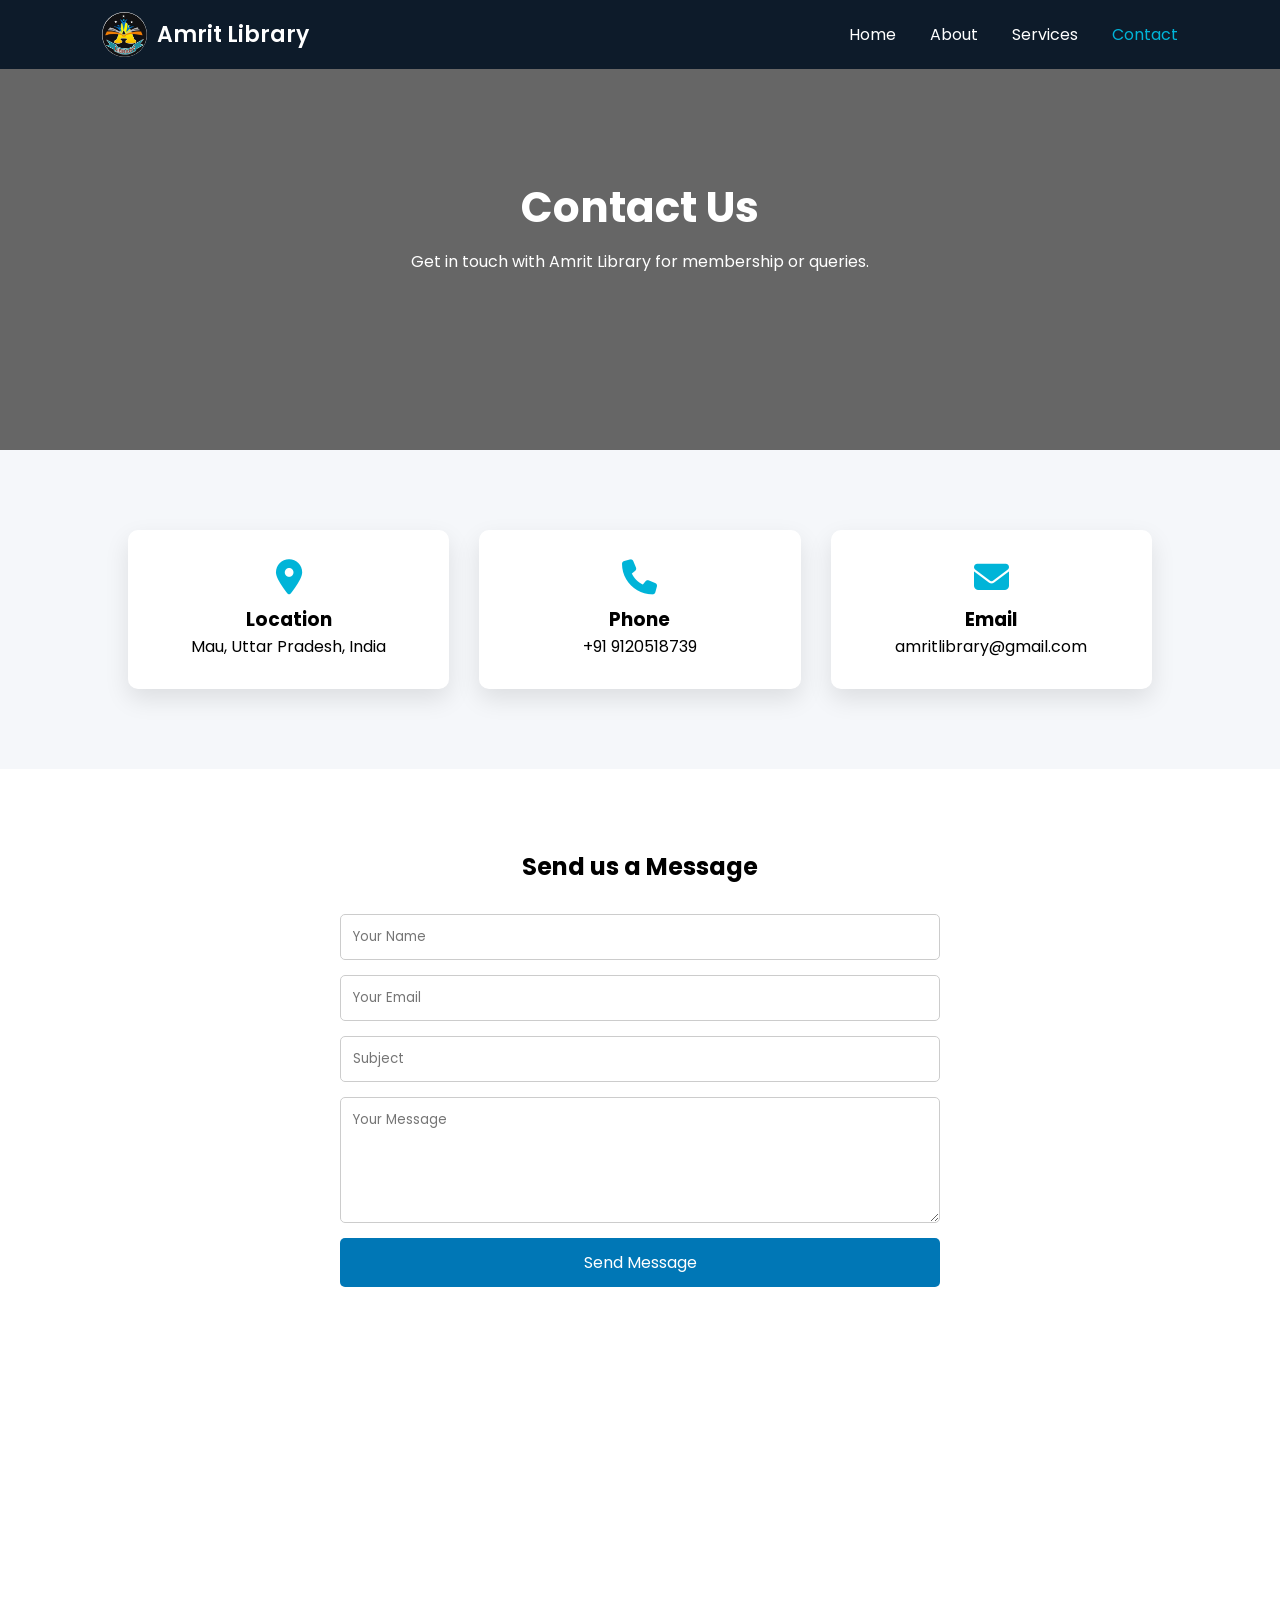
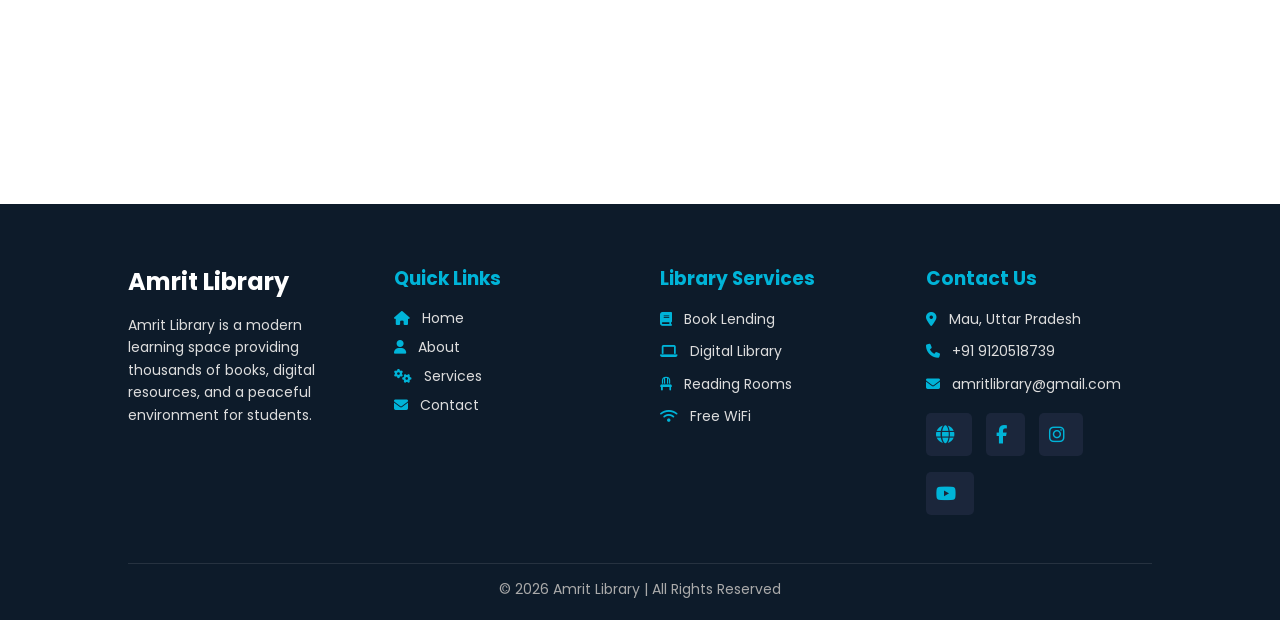
<file: contact.html>
<!DOCTYPE html>
<html lang="en">

<head>
    <meta charset="UTF-8">
    <meta name="viewport" content="width=device-width, initial-scale=1.0">
    <link rel="shortcut icon" href="image/logo.png" type="image/x-icon">

    <title>Contact | Amrit Library</title>

    <link rel="stylesheet" href="style.css">

    <link href="https://fonts.googleapis.com/css2?family=Poppins:wght@300;400;600&display=swap" rel="stylesheet">

    <link rel="stylesheet" href="https://cdnjs.cloudflare.com/ajax/libs/font-awesome/6.5.0/css/all.min.css">
    <!-- AOS Animation CSS -->
    <link href="https://unpkg.com/aos@2.3.4/dist/aos.css" rel="stylesheet">
</head>

<body>

    <!-- NAVBAR START -->

    <header class="header">

        <div class="logo">
            <a href="index.html"><img src="image/logo.png" alt="Amrit Library Logo">
                <h2>Amrit Library</h2>
            </a>
        </div>

        <nav class="navbar" id="navbar">

            <a href="index.html">Home</a>
            <a href="about.html">About</a>
            <a href="services.html">Services</a>
            <a href="contact.html" class="active">Contact</a>

        </nav>

        <div class="menu-btn" id="menu-btn">
            ☰
        </div>

    </header>

    <!-- NAVBAR END -->


    <!-- HERO -->

    <section class="contact-hero">

        <h1 data-aos="fade-up">Contact Us</h1>
        <p data-aos="fade-up" data-aos-delay="200">Get in touch with Amrit Library for membership or queries.</p>

    </section>


    <!-- CONTACT INFO -->

    <section class="contact-info">

        <div class="info-container">

            <div class="info-card" data-aos="fade-up">

                <i class="fas fa-map-marker-alt"></i>
                <h3>Location</h3>
                <p>Mau, Uttar Pradesh, India</p>

            </div>


            <div class="info-card" data-aos="fade-up" data-aos-delay="200">

                <i class="fas fa-phone"></i>
                <h3>Phone</h3>
                <p>+91 9120518739</p>

            </div>


            <div class="info-card" data-aos="fade-up" data-aos-delay="400">

                <i class="fas fa-envelope"></i>
                <h3>Email</h3>
                <p>amritlibrary@gmail.com</p>

            </div>

        </div>

    </section>


    <!-- CONTACT FORM -->

    <section class="contact-form">

        <h2 data-aos="fade-up">Send us a Message</h2>

        <form data-aos="fade-up" data-aos-delay="200">

            <input type="text" placeholder="Your Name" required>

            <input type="email" placeholder="Your Email" required>

            <input type="text" placeholder="Subject">

            <textarea rows="5" placeholder="Your Message"></textarea>

            <button type="submit">Send Message</button>

        </form>

    </section>


    <!-- MAP -->

    <section class="map" data-aos="fade-up">

        <iframe src="https://www.google.com/maps?q=Mau,Uttar%20Pradesh&output=embed" width="100%" height="350"
            style="border:0;" allowfullscreen="" loading="lazy">
        </iframe>

    </section>



    <footer class="footer">

        <div class="footer-container">

            <!-- Library Info -->

            <div class="footer-box">
                <h2>Amrit Library</h2>
                <p>
                    Amrit Library is a modern learning space providing thousands
                    of books, digital resources, and a peaceful environment for students.
                </p>
            </div>

            <!-- Quick Links -->

            <div class="footer-box">
                <h3>Quick Links</h3>

                <a href="index.html"><i class="fas fa-home"></i> Home</a>
                <a href="about.html"><i class="fas fa-user"></i> About</a>
                <a href="services.html"><i class="fas fa-cogs"></i> Services</a>
                <a href="contact.html"><i class="fas fa-envelope"></i> Contact</a>
            </div>

            <!-- Services -->

            <div class="footer-box">
                <h3>Library Services</h3>

                <p><i class="fas fa-book"></i> Book Lending</p>
                <p><i class="fas fa-laptop"></i> Digital Library</p>
                <p><i class="fas fa-chair"></i> Reading Rooms</p>
                <p><i class="fas fa-wifi"></i> Free WiFi</p>
            </div>

            <!-- Contact -->

            <div class="footer-box">
                <h3>Contact Us</h3>

                <p><i class="fas fa-map-marker-alt"></i> Mau, Uttar Pradesh</p>
                <p><i class="fas fa-phone"></i> +91 9120518739</p>
                <p><i class="fas fa-envelope"></i> amritlibrary@gmail.com</p>

                <div class="social">

                    <a href="#"><i class="fas fa-globe"></i></a>
                    <a href="#"><i class="fab fa-facebook-f"></i></a>
                    <a href="#"><i class="fab fa-instagram"></i></a>
                    <a href="#"><i class="fab fa-youtube"></i></a>

                </div>

            </div>

        </div>

        <div class="footer-bottom">
            <p>© 2026 Amrit Library | All Rights Reserved</p>
        </div>

    </footer>

    <!-- AOS Animation JS -->
    <script src="https://unpkg.com/aos@2.3.4/dist/aos.js"></script>

    <script>
        AOS.init({
            duration: 1000,
            once: true
        });
    </script>


    <script src="index.js"></script>

</body>

</html>
</file>
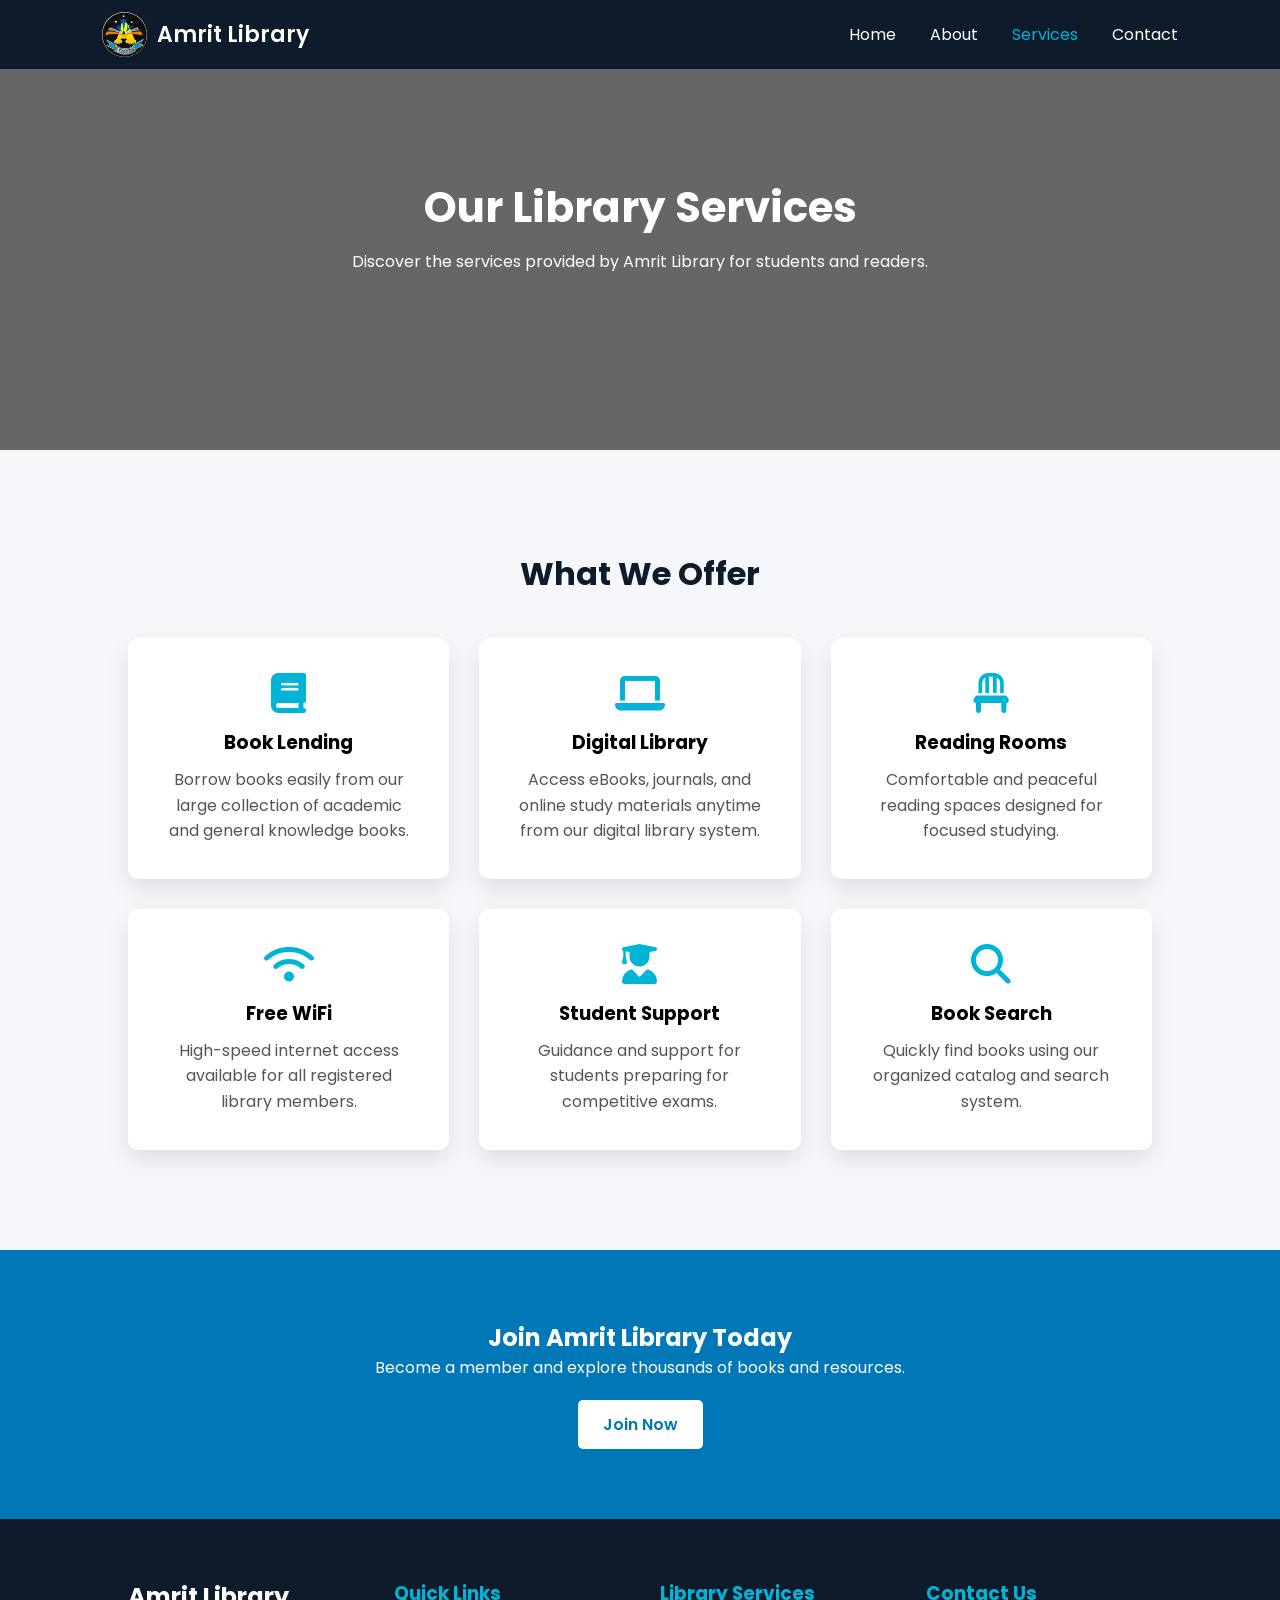
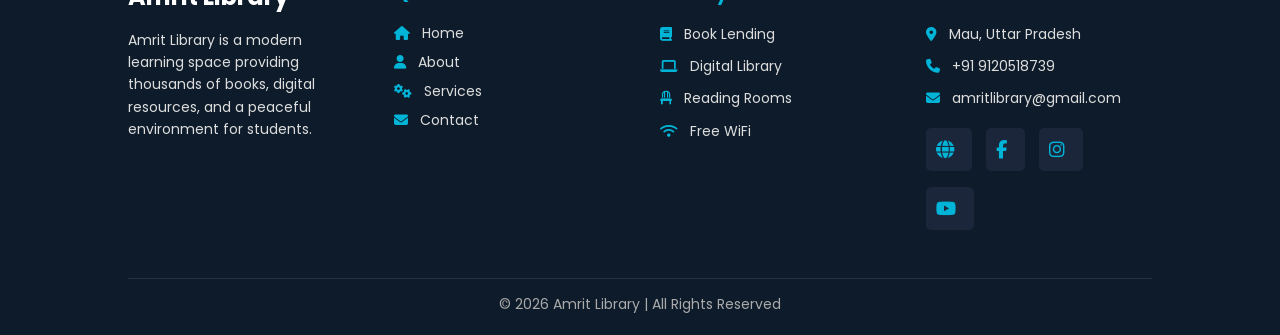
<file: services.html>
<!DOCTYPE html>
<html lang="en">

<head>
    <meta charset="UTF-8">
    <meta name="viewport" content="width=device-width, initial-scale=1.0">
    <link rel="shortcut icon" href="image/logo.png" type="image/x-icon">

    <title>Services | Amrit Library</title>

    <link rel="stylesheet" href="style.css">

    <link href="https://fonts.googleapis.com/css2?family=Poppins:wght@300;400;600&display=swap" rel="stylesheet">

    <link rel="stylesheet" href="https://cdnjs.cloudflare.com/ajax/libs/font-awesome/6.5.0/css/all.min.css">
    <!-- AOS Animation CSS -->
    <link href="https://unpkg.com/aos@2.3.4/dist/aos.css" rel="stylesheet">
</head>

<body>

    <!-- NAVBAR START -->

    <header class="header">

        <div class="logo">
            <a href="index.html"><img src="image/logo.png" alt="Amrit Library Logo">
                <h2>Amrit Library</h2>
            </a>
        </div>

        <nav class="navbar" id="navbar">

            <a href="index.html">Home</a>
            <a href="about.html">About</a>
            <a href="services.html" class="active">Services</a>
            <a href="contact.html">Contact</a>

        </nav>

        <div class="menu-btn" id="menu-btn">
            ☰
        </div>

    </header>

    <!-- NAVBAR END -->


    <!-- HERO SECTION -->

    <section class="services-hero">

        <h1 data-aos="fade-up">Our Library Services</h1>
        <p data-aos="fade-up" data-aos-delay="200">Discover the services provided by Amrit Library for students and
            readers.</p>

    </section>


    <!-- SERVICES -->

    <section class="services">

        <h2 data-aos="fade-up">What We Offer</h2>

        <div class="services-container">

            <div class="service-card" data-aos="fade-up">

                <i class="fas fa-book"></i>

                <h3>Book Lending</h3>

                <p>
                    Borrow books easily from our large collection of academic and
                    general knowledge books.
                </p>

            </div>


            <div class="service-card" data-aos="fade-up" data-aos-delay="200">

                <i class="fas fa-laptop"></i>

                <h3>Digital Library</h3>

                <p>
                    Access eBooks, journals, and online study materials anytime
                    from our digital library system.
                </p>

            </div>


            <div class="service-card" data-aos="fade-up" data-aos-delay="400">

                <i class="fas fa-chair"></i>

                <h3>Reading Rooms</h3>

                <p>
                    Comfortable and peaceful reading spaces designed for
                    focused studying.
                </p>

            </div>


            <div class="service-card" data-aos="fade-up" data-aos-delay="600">

                <i class="fas fa-wifi"></i>

                <h3>Free WiFi</h3>

                <p>
                    High-speed internet access available for all registered
                    library members.
                </p>

            </div>


            <div class="service-card" data-aos="fade-up" data-aos-delay="800">

                <i class="fas fa-user-graduate"></i>

                <h3>Student Support</h3>

                <p>
                    Guidance and support for students preparing for competitive
                    exams.
                </p>

            </div>


            <div class="service-card" data-aos="fade-up" data-aos-delay="1000">

                <i class="fas fa-search"></i>

                <h3>Book Search</h3>

                <p>
                    Quickly find books using our organized catalog and
                    search system.
                </p>

            </div>

        </div>

    </section>


    <!-- CALL TO ACTION -->

    <section class="cta">

        <h2 data-aos="fade-up">Join Amrit Library Today</h2>

        <p data-aos="fade-up" data-aos-delay="200">Become a member and explore thousands of books and resources.</p>

        <a href="contact.html" data-aos="fade-up" data-aos-delay="400" class="btn">Join Now</a>

    </section>



    <footer class="footer">

        <div class="footer-container">

            <!-- Library Info -->

            <div class="footer-box">
                <h2>Amrit Library</h2>
                <p>
                    Amrit Library is a modern learning space providing thousands
                    of books, digital resources, and a peaceful environment for students.
                </p>
            </div>

            <!-- Quick Links -->

            <div class="footer-box">
                <h3>Quick Links</h3>

                <a href="index.html"><i class="fas fa-home"></i> Home</a>
                <a href="about.html"><i class="fas fa-user"></i> About</a>
                <a href="services.html"><i class="fas fa-cogs"></i> Services</a>
                <a href="contact.html"><i class="fas fa-envelope"></i> Contact</a>
            </div>

            <!-- Services -->

            <div class="footer-box">
                <h3>Library Services</h3>

                <p><i class="fas fa-book"></i> Book Lending</p>
                <p><i class="fas fa-laptop"></i> Digital Library</p>
                <p><i class="fas fa-chair"></i> Reading Rooms</p>
                <p><i class="fas fa-wifi"></i> Free WiFi</p>
            </div>

            <!-- Contact -->

            <div class="footer-box">
                <h3>Contact Us</h3>

                <p><i class="fas fa-map-marker-alt"></i> Mau, Uttar Pradesh</p>
                <p><i class="fas fa-phone"></i> +91 9120518739</p>
                <p><i class="fas fa-envelope"></i> amritlibrary@gmail.com</p>

                <div class="social">

                    <a href="#"><i class="fas fa-globe"></i></a>
                    <a href="#"><i class="fab fa-facebook-f"></i></a>
                    <a href="#"><i class="fab fa-instagram"></i></a>
                    <a href="#"><i class="fab fa-youtube"></i></a>

                </div>

            </div>

        </div>

        <div class="footer-bottom">
            <p>© 2026 Amrit Library | All Rights Reserved</p>
        </div>

    </footer>

    <!-- AOS Animation JS -->
    <script src="https://unpkg.com/aos@2.3.4/dist/aos.js"></script>

    <script>
        AOS.init({
            duration: 1000,
            once: true
        });
    </script>

    <script src="index.js"></script>

</body>

</html>
</file>
<file: style.css>
/* RESET */

* {
    margin: 0;
    padding: 0;
    box-sizing: border-box;
    font-family: 'Poppins', sans-serif;
}

/* HEADER */

.header {
    width: 100%;
    display: flex;
    align-items: center;
    justify-content: space-between;
    padding: 12px 8%;
    background: #0d1b2a;
    position: fixed;
    top: 0;
    left: 0;
    z-index: 1000;
}

/* LOGO */

.logo a {
    display: flex;
    align-items: center;
    text-decoration: none;
}

.logo img {
    width: 45px;
    margin-right: 10px;
    border-radius: 50%;
}

.logo h2 {
    color: #fff;
    font-size: 22px;
    font-weight: 600;
}

/* NAVBAR */

.navbar a {
    color: #fff;
    text-decoration: none;
    margin-left: 30px;
    font-size: 16px;
    position: relative;
    transition: 0.3s all ease;
}

/*  */

.navbar a:hover {
    color: #00b4d8;
}

.navbar .active {
    color: #00b4d8;
}


/* MENU BUTTON */

.menu-btn {
    font-size: 28px;
    color: #fff;
    display: none;
    cursor: pointer;
}

/* HERO SECTION */

.hero {
    height: 100vh;
    display: flex;
    align-items: center;
    justify-content: center;
    text-align: center;
    padding: 0 10%;
    color: white;

    background: linear-gradient(rgba(0, 0, 0, .6), rgba(0, 0, 0, .6)),
        url("https://images.unsplash.com/photo-1521587760476-6c12a4b040da");

    background-size: cover;
    background-position: center;
}

/* HERO CONTENT */

.hero-content {
    max-width: 700px;
    animation: fadeUp 1.5s ease;
}

/* TITLE */

.hero h1 {
    font-size: 55px;
    margin-bottom: 20px;
    font-weight: 700;
}

.hero span {
    color: #00b4d8;
}

/* TEXT */

.hero p {
    font-size: 18px;
    margin-bottom: 30px;
    line-height: 1.6;
    opacity: .9;
}

/* BUTTONS */

.hero-buttons {
    display: flex;
    justify-content: center;
    gap: 20px;
    flex-wrap: wrap;
}

.hero-buttons .btn {
    padding: 12px 28px;
    background: #00b4d8;
    color: white;
    text-decoration: none;
    border-radius: 5px;
    font-weight: 500;
    transition: 0.3s;
}

.btn:hover {
    background: #0077b6;
    transform: translateY(-3px);
}

/* OUTLINE BUTTON */

.hero-buttons .btn-outline {
    background: transparent;
    border: 2px solid #00b4d8;
}

.btn-outline:hover {
    background: #00b4d8;
}

/* ANIMATION */

@keyframes fadeUp {

    0% {
        opacity: 0;
        transform: translateY(40px);
    }

    100% {
        opacity: 1;
        transform: translateY(0);
    }

}

/* FEATURES SECTION */

.features {
    padding: 80px 10%;
    background: #f5f7fa;
    text-align: center;
}

.features-title h2 {
    font-size: 36px;
    margin-bottom: 10px;
    color: #0d1b2a;
}

.features-title p {
    color: #555;
    margin-bottom: 50px;
}

/* GRID */

.features-container {
    display: grid;
    grid-template-columns: repeat(auto-fit, minmax(250px, 1fr));
    gap: 30px;
}

/* CARD */

.feature-card {
    background: #fff;
    padding: 30px;
    border-radius: 10px;
    box-shadow: 0 8px 25px rgba(0, 0, 0, 0.1);
    transition: 0.4s;
    position: relative;
    overflow: hidden;
}

/* ICON */

.feature-card .icon {
    font-size: 40px;
    color: #00b4d8;
    margin-bottom: 15px;
}

/* TITLE */

.feature-card h3 {
    color: #0077b6;
    margin-bottom: 10px;
}

/* TEXT */

.feature-card p {
    font-size: 15px;
    color: #555;
}

/* HOVER EFFECT */

.feature-card:hover {
    transform: translateY(-10px);
    box-shadow: 0 15px 35px rgba(0, 0, 0, 0.2);
}

/* ANIMATION LINE */

.feature-card::before {
    content: "";
    position: absolute;
    width: 100%;
    height: 4px;
    background: #00b4d8;
    left: 0;
    top: 0;
    transform: scaleX(0);
    transition: 0.4s;
}

.feature-card:hover::before {
    transform: scaleX(1);
}


/* POPULAR BOOKS SECTION */

.books {
    padding: 80px 10%;
    background: #ffffff;
    text-align: center;
}

.section-title h2 {
    font-size: 36px;
    color: #0d1b2a;
    margin-bottom: 10px;
}

.section-title p {
    color: #666;
    margin-bottom: 50px;
}

/* GRID */

.books-container {
    display: grid;
    grid-template-columns: repeat(auto-fit, minmax(220px, 1fr));
    gap: 30px;
}

/* BOOK CARD */

.book-card {
    background: #fff;
    border-radius: 10px;
    overflow: hidden;
    box-shadow: 0 10px 25px rgba(0, 0, 0, 0.1);
    transition: 0.4s;
    position: relative;
}

.book-card img {
    width: 100%;
    height: 280px;
    object-fit: cover;
    transition: 0.4s;
}

/* BOOK INFO */

.book-info {
    padding: 20px;
}

.book-info h3 {
    color: #0077b6;
    margin-bottom: 5px;
}

.book-info p {
    font-size: 14px;
    color: #666;
}

/* HOVER EFFECT */

.book-card:hover {
    transform: translateY(-10px);
    box-shadow: 0 15px 35px rgba(0, 0, 0, 0.2);
}

.book-card:hover img {
    transform: scale(1.1);
}

/* GALLERY SECTION */

.gallery {
    padding: 80px 10%;
    background: #f5f7fa;
    text-align: center;
}

.gallery-container {
    display: grid;
    grid-template-columns: repeat(auto-fit, minmax(250px, 1fr));
    gap: 25px;
}

/* IMAGE BOX */

.gallery-item {
    overflow: hidden;
    border-radius: 10px;
    box-shadow: 0 8px 25px rgba(0, 0, 0, 0.1);
    position: relative;
}

/* IMAGE */

.gallery-item img {
    width: 100%;
    height: 250px;
    object-fit: cover;
    transition: 0.5s;
}

/* HOVER EFFECT */

.gallery-item:hover img {
    transform: scale(1.2);
}

/* OVERLAY EFFECT */

.gallery-item::after {
    content: "View";
    position: absolute;
    top: 50%;
    left: 50%;
    transform: translate(-50%, -50%);
    background: rgba(0, 0, 0, 0.6);
    color: white;
    padding: 10px 20px;
    border-radius: 5px;
    opacity: 0;
    transition: 0.4s;
}

.gallery-item:hover::after {
    opacity: 1;
}


/* MEMBERSHIP SECTION */

.membership {
    padding: 80px 10%;
    background: #ffffff;
    text-align: center;
}

/* GRID */

.membership-container {
    display: grid;
    grid-template-columns: repeat(auto-fit, minmax(250px, 1fr));
    gap: 30px;
    margin-top: 50px;
}

/* CARD */

.plan-card {
    background: #f5f7fa;
    padding: 40px 25px;
    border-radius: 12px;
    box-shadow: 0 10px 25px rgba(0, 0, 0, 0.1);
    transition: 0.4s;
    position: relative;
}

/* PRICE */

.plan-card h1 {
    color: #0077b6;
    margin: 15px 0;
}

/* LIST */

.plan-card ul {
    list-style: none;
    margin: 20px 0;
}

.plan-card ul li {
    margin: 10px 0;
    color: #555;
}

/* BUTTON */

.plan-btn {
    display: inline-block;
    padding: 10px 25px;
    background: #00b4d8;
    color: white;
    text-decoration: none;
    border-radius: 5px;
    transition: 0.3s;
}

.plan-btn:hover {
    background: #0077b6;
}

/* POPULAR CARD */

.popular {
    background: #0077b6;
    color: white;
    transform: scale(1.05);
}

.popular h1 {
    color: white;
}

.popular ul li {
    color: #f0f0f0;
}

.popular .plan-btn {
    background: white;
    color: #0077b6;
}

/* TAG */

.tag {
    position: absolute;
    top: -10px;
    right: 20px;
    background: #ffb703;
    color: #000;
    padding: 5px 12px;
    font-size: 12px;
    border-radius: 20px;
}

/* HOVER */

.plan-card:hover {
    transform: translateY(-10px);
    box-shadow: 0 15px 35px rgba(0, 0, 0, 0.2);
}

/* TESTIMONIAL SECTION */

.testimonials {
    padding: 80px 10%;
    background: #f5f7fa;
    text-align: center;
}

/* GRID */

.testimonial-container {
    display: grid;
    grid-template-columns: repeat(auto-fit, minmax(260px, 1fr));
    gap: 30px;
    margin-top: 50px;
}

/* CARD */

.testimonial-card {
    background: #fff;
    padding: 30px;
    border-radius: 12px;
    box-shadow: 0 10px 25px rgba(0, 0, 0, 0.1);
    transition: 0.4s;
}

/* IMAGE */

.testimonial-card img {
    width: 70px;
    height: 70px;
    border-radius: 50%;
    object-fit: cover;
    margin-bottom: 15px;
}

/* NAME */

.testimonial-card h3 {
    color: #0d1b2a;
    margin-bottom: 5px;
}

/* ROLE */

.role {
    font-size: 14px;
    color: #0077b6;
    margin-bottom: 15px;
}

/* REVIEW */

.review {
    font-size: 14px;
    color: #555;
    line-height: 1.6;
}

/* HOVER EFFECT */

.testimonial-card:hover {
    transform: translateY(-10px);
    box-shadow: 0 15px 35px rgba(0, 0, 0, 0.2);
}


/* About Page */

/* HERO */

.about-hero {
    height: 50vh;
    display: flex;
    align-items: center;
    justify-content: center;
    color: white;
    text-align: center;

    background: linear-gradient(rgba(0, 0, 0, .6), rgba(0, 0, 0, .6)),
        url("https://images.unsplash.com/photo-1521587760476-6c12a4b040da");

    background-size: cover;
}

.about-hero h1 {
    font-size: 45px;
}

/* ABOUT */

.about {
    padding: 100px 10%;
    display: grid;
    grid-template-columns: 1fr 1fr;
    gap: 40px;
    align-items: center;
}

.about img {
    width: 100%;
    border-radius: 10px;
}

.about-text h2 {
    font-size: 32px;
    margin-bottom: 15px;
    color: #0d1b2a;
}

.about-text p {
    color: #555;
    line-height: 1.7;
}

/* MISSION */

.mission {
    background: #f5f7fa;
    padding: 80px 10%;
    text-align: center;
}

.mission-container {
    display: grid;
    grid-template-columns: repeat(auto-fit, minmax(250px, 1fr));
    gap: 30px;
    margin-top: 40px;
}

.mission-card {
    background: white;
    padding: 30px;
    border-radius: 10px;
    box-shadow: 0 10px 25px rgba(0, 0, 0, 0.1);
    transition: .4s;
}

.mission-card i {
    font-size: 35px;
    color: #00b4d8;
    margin-bottom: 15px;
}

.mission-card:hover {
    transform: translateY(-10px);
}

/* STATS */

.stats {
    padding: 80px 10%;
    background: #0077b6;
    color: white;
    text-align: center;
}

.stats-container {
    display: grid;
    grid-template-columns: repeat(auto-fit, minmax(200px, 1fr));
    gap: 30px;
    margin-top: 40px;
}

.stat h3 {
    font-size: 35px;
}

/* TEAM */

.team {
    padding: 80px 10%;
    text-align: center;
}

.team-container {
    display: grid;
    grid-template-columns: repeat(auto-fit, minmax(220px, 1fr));
    gap: 30px;
    margin-top: 40px;
}

.member {
    background: white;
    padding: 20px;
    border-radius: 10px;
    box-shadow: 0 10px 25px rgba(0, 0, 0, 0.1);
    transition: .4s;
}

.member img {
    width: 100%;
    border-radius: 10px;
    margin-bottom: 10px;
}

.member:hover {
    transform: translateY(-10px);
}


/* Services Page */

/* HERO */

.services-hero {
    height: 50vh;
    display: flex;
    flex-direction: column;
    justify-content: center;
    align-items: center;
    text-align: center;
    color: white;

    background: linear-gradient(rgba(0, 0, 0, .6), rgba(0, 0, 0, .6)),
        url("https://images.unsplash.com/photo-1521587760476-6c12a4b040da");

    background-size: cover;
}

.services-hero h1 {
    font-size: 42px;
    margin-bottom: 10px;
}

.services-hero p {
    font-size: 16px;
    opacity: .9;
}


/* SERVICES */

.services {
    padding: 100px 10%;
    text-align: center;
    background: #f5f7fa;
}

.services h2 {
    font-size: 32px;
    margin-bottom: 40px;
    color: #0d1b2a;
}

/* GRID */

.services-container {
    display: grid;
    grid-template-columns: repeat(auto-fit, minmax(250px, 1fr));
    gap: 30px;
}

/* CARD */

.service-card {
    background: white;
    padding: 35px;
    border-radius: 10px;
    box-shadow: 0 10px 25px rgba(0, 0, 0, 0.1);
    transition: .4s;
}

.service-card i {
    font-size: 40px;
    color: #00b4d8;
    margin-bottom: 15px;
}

.service-card h3 {
    margin-bottom: 10px;
}

.service-card p {
    color: #555;
    line-height: 1.6;
}

.service-card:hover {
    transform: translateY(-10px);
    box-shadow: 0 15px 35px rgba(0, 0, 0, 0.2);
}


/* CTA */

.cta {
    background: #0077b6;
    color: white;
    text-align: center;
    padding: 70px 10%;
}

.btn {
    display: inline-block;
    margin-top: 20px;
    padding: 12px 25px;
    background: white;
    color: #0077b6;
    text-decoration: none;
    border-radius: 5px;
    font-weight: 600;
    transition: .3s;
}

.btn:hover {
    background: #00b4d8;
    color: white;
}

/* Contact Page */

/* HERO */

.contact-hero {
    height: 50vh;
    display: flex;
    flex-direction: column;
    align-items: center;
    justify-content: center;
    text-align: center;
    color: white;

    background: linear-gradient(rgba(0, 0, 0, .6), rgba(0, 0, 0, .6)),
        url("https://images.unsplash.com/photo-1521587760476-6c12a4b040da");

    background-size: cover;
}

.contact-hero h1 {
    font-size: 42px;
    margin-bottom: 10px;
}


/* CONTACT INFO */

.contact-info {
    padding: 80px 10%;
    background: #f5f7fa;
}

.info-container {
    display: grid;
    grid-template-columns: repeat(auto-fit, minmax(220px, 1fr));
    gap: 30px;
    text-align: center;
}

.info-card {
    background: white;
    padding: 30px;
    border-radius: 10px;
    box-shadow: 0 10px 25px rgba(0, 0, 0, 0.1);
    transition: .4s;
}

.info-card i {
    font-size: 35px;
    color: #00b4d8;
    margin-bottom: 10px;
}

.info-card:hover {
    transform: translateY(-10px);
}


/* CONTACT FORM */

.contact-form {
    padding: 80px 10%;
    text-align: center;
}

.contact-form h2 {
    margin-bottom: 30px;
}

.contact-form form {
    max-width: 600px;
    margin: auto;
    display: flex;
    flex-direction: column;
    gap: 15px;
}

.contact-form input,
.contact-form textarea {
    padding: 12px;
    border: 1px solid #ccc;
    border-radius: 5px;
    transition: all .3s ease;
}

.contact-form input:hover,
.contact-form textarea:hover {
    border-color: #00b4d8;
}

.contact-form input:focus,
.contact-form textarea:focus {
    border: 2px solid #00b4d8;
}


.contact-form button {
    padding: 12px;
    border: none;
    background: #0077b6;
    color: white;
    font-size: 16px;
    border-radius: 5px;
    cursor: pointer;
    transition: .3s;
}

.contact-form button:hover {
    background: #00b4d8;
}


/* MAP */

.map {
    padding: 0 10% 80px;
}



/* FOOTER */

.footer {
    background: #0d1b2a;
    color: white;
    padding: 60px 10% 20px;
}

/* GRID */

.footer-container {
    display: grid;
    grid-template-columns: repeat(auto-fit, minmax(220px, 1fr));
    gap: 40px;
    margin-bottom: 40px;
}

/* TITLE */

.footer-box h2 {
    margin-bottom: 15px;
}

.footer-box h3 {
    margin-bottom: 15px;
    color: #00b4d8;
}

/* TEXT */

.footer-box p {
    font-size: 14px;
    line-height: 1.6;
    margin-bottom: 10px;
    color: #ddd;
}

/* LINKS */

.footer-box a {
    display: block;
    text-decoration: none;
    color: #ddd;
    margin: 8px 0;
    font-size: 14px;
    transition: 0.3s;
}

.footer-box i{
margin-right:8px;
color:#00b4d8;
}

.footer-box a:hover {
    color: #00b4d8;
    padding-left: 5px;
}

/* SOCIAL ICONS */

.social a {
    display: inline-block;
    margin-right: 10px;
    font-size: 18px;
    background: #1b263b;
    padding: 8px 10px;
    border-radius: 5px;
    transition: 0.3s;
}

.social a:hover {
    background: #00b4d8;
    color: #fff;
}

/* BOTTOM */

.footer-bottom {
    text-align: center;
    border-top: 1px solid rgba(255, 255, 255, 0.1);
    padding-top: 15px;
    font-size: 14px;
    color: #aaa;
}


/* MOBILE RESPONSIVE */

@media (max-width:768px) {

    .navbar {
        position: absolute;
        top: 60px;
        left: -100%;
        width: 100%;
        background: #0d1b2a;
        display: flex;
        flex-direction: column;
        text-align: center;
        transition: 0.4s;
        padding: 20px 0;
    }

    .navbar a {
        margin: 15px 0;
        font-size: 18px;
    }

    .navbar.active {
        left: 0;
    }

    .menu-btn {
        display: block;
    }

    .hero h1 {
        font-size: 36px;
    }

    .hero p {
        font-size: 16px;
    }

    .features-title h2 {
        font-size: 28px;
    }

    .about {
        grid-template-columns: 1fr;
    }

    .about-hero h1 {
        font-size: 32px;
    }

    .services-hero h1 {
        font-size: 30px;
    }

    .contact-hero h1 {
        font-size: 30px;
    }

}
</file>
